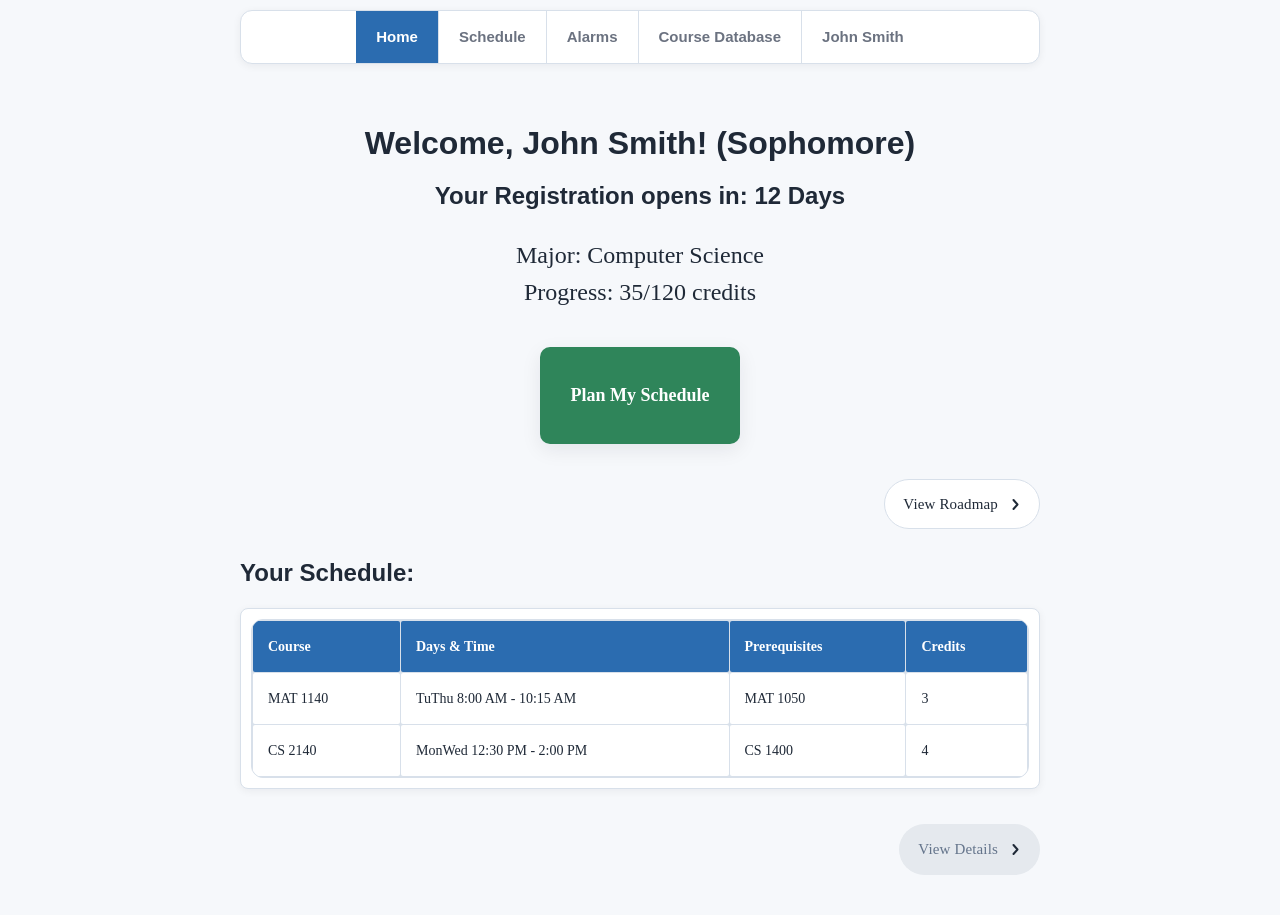
<file: index.html>
<!doctype html>
<html lang="en-US">
  <head>
    <meta charset="utf-8" />
    <link href="https://cdn.jsdelivr.net/npm/bootstrap@5.3.3/dist/css/bootstrap.min.css" rel="stylesheet">
    <link rel="stylesheet" href="style.css" />
    <script src="functions.js" defer></script>
    <title>Home</title>
  </head>

  <body>
    <nav>
      <ul class="nav-list" id="nav-dropdown">
        <li><a href="index.html" class="nav-button active">Home</a></li>
        <li><a href="schedule.html" class="nav-button">Schedule</a></li>
        <li><a href="alarms.html" class="nav-button">Alarms</a></li>
        <li><a href="course-database.html" class="nav-button">Course Database</a></li>
        <li id="profile-list"><a href="user-profile.html" class="nav-button">John Smith</a></li>
      </ul>
    </nav>

    <main class="page">
      <div class="user-info">
        <h1>Welcome, John Smith! (Sophomore)</h1>
        <h3>Your Registration opens in: 12 Days</h3>
      </div>

      <div class="user-info">
        <h4>Major: Computer Science</h4>
        <h4>Progress: 35/120 credits</h4>
      </div>

      <a href="course-database.html" class="schedule-button fw-bold">Plan My Schedule</a>

      <a href="course-roadmap.html" class="arrow-button">
        View Roadmap
        <span class="btn-icon">
          <svg viewBox="0 0 13 13"><polyline points="5.5,2 9.5,6.5 5.5,11"/></svg>
        </span>
      </a>

      <section class="schedule-home">
        <h3>Your Schedule:</h3>
        <div class="schedule-box">
          
          <table id="saved-courses-table">
            <thead>
              <tr class="table-header">
                <th>Course</th>
                <th>Days &amp; Time</th>
                <th>Prerequisites</th>
                <th>Credits</th>
              </tr>
            </thead>
            <tbody id="saved-courses-body">
              <tr class="table-data">
                <td>MAT 1140</td>
                <td>TuThu 8:00 AM - 10:15 AM</td>
                <td>MAT 1050</td>
                <td>3</td>
              </tr>
              <tr class="table-data">
                <td>CS 2140</td>
                <td>MonWed 12:30 PM - 2:00 PM</td>
                <td>CS 1400</td>
                <td>4</td>
              </tr>
            </tbody>
          </table>

        </div>
      </section>

      <button class="arrow-button details-button" disabled>
        View Details
        <span class="btn-icon">
          <svg viewBox="0 0 13 13"><polyline points="5.5,2 9.5,6.5 5.5,11"/></svg>
        </span>
      </button>
    </main>

    <script src="https://cdn.jsdelivr.net/npm/bootstrap@5.3.3/dist/js/bootstrap.bundle.min.js"></script>
  </body>
</html>
</file>
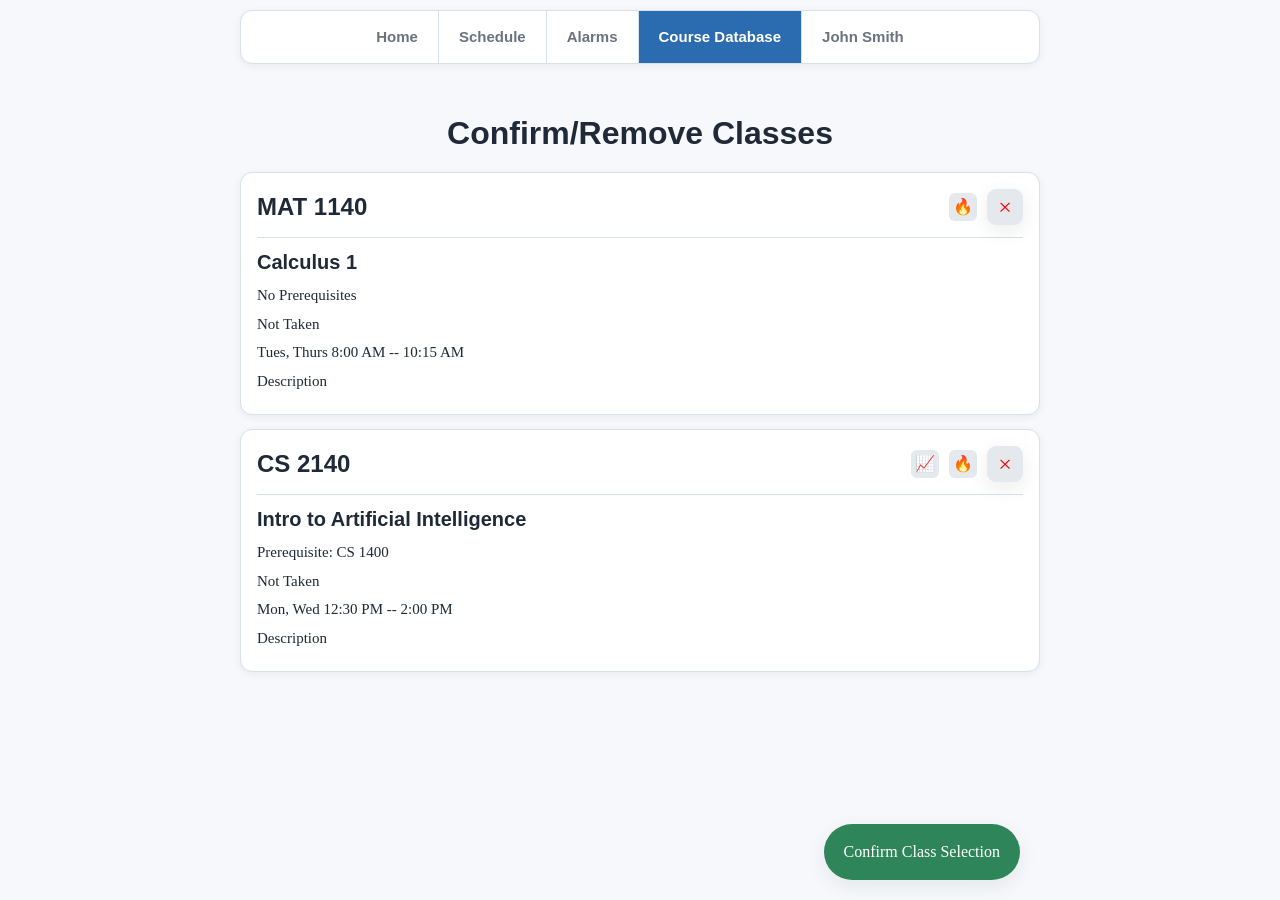
<file: course-confirm.html>
<!doctype html>
<html lang="en-US">
  <head>
    <meta charset="utf-8" />
    <!-- Bootstrap CSS -->
    <link
      href="https://cdn.jsdelivr.net/npm/bootstrap@5.3.3/dist/css/bootstrap.min.css"
      rel="stylesheet"
    />
    <link rel="stylesheet" href="style.css" />
    <script src="functions.js" defer></script>
    <title>Home</title>
  </head>
  <body>
    <nav>
      <ul>
        <li><a href="index.html" class="nav-button">Home</a></li>
        <li><a href="schedule.html" class="nav-button">Schedule</a></li>
        <li><a href="alarms.html" class="nav-button">Alarms</a></li>
        <li>
          <a href="course-database.html" class="nav-button active"
            >Course Database</a
          >
        </li>
        <li id="profile-list">
          <a href="user-profile.html" class="nav-button">John Smith</a>
        </li>
      </ul>
    </nav>

    <main class="page">
      <div class="screen-title">
        <h1>Confirm/Remove Classes</h1>
      </div>

      <div class="course-card">
        <div class="course-card-header">
          <div class="course-card-title-group">
            <h2 class="course-name">MAT 1140</h2>
          </div>

          <div class="course-card-icons">
            <span class="icon-wrapper">
              <span class="course-icon">🔥</span>
              <span class="icon-tooltip">Popular Professor</span>
            </span>

            <span class="icon-wrapper">
              <button class="remove-class-button" onclick="toggleRemove(this)">
                ×
              </button>
              <span class="icon-tooltip"
                >Removes class from schedule once confirmed</span
              >
            </span>
          </div>
        </div>

        <div class="course-card-divider"></div>

        <div class="course-card-details">
          <h3>Calculus 1</h3>
          <p>No Prerequisites</p>
          <p>Not Taken</p>
          <p>Tues, Thurs 8:00 AM -- 10:15 AM</p>
          <p>Description</p>
        </div>
      </div>

      <div class="course-card">
        <div class="course-card-header">
          <div class="course-card-title-group">
            <h2 class="course-name">CS 2140</h2>
          </div>

          <div class="course-card-icons">
            <span class="icon-wrapper">
              <span class="course-icon">📈</span>
              <span class="icon-tooltip">Currently Saved/Added: 100</span>
            </span>

            <span class="icon-wrapper">
              <span class="course-icon">🔥</span>
              <span class="icon-tooltip">Popular Professor</span>
            </span>

            <span class="icon-wrapper">
              <button class="remove-class-button" onclick="toggleRemove(this)">
                ×
              </button>
              <span class="icon-tooltip"
                >Removes class from schedule once confirmed</span
              >
            </span>
          </div>
        </div>

        <div class="course-card-divider"></div>

        <div class="course-card-details">
              <h3>Intro to Artificial Intelligence</h3>
              <p>Prerequisite: CS 1400</p>
              <p>Not Taken</p>
              <p>Mon, Wed 12:30 PM -- 2:00 PM </p>
              <p>Description</p>
        </div>
      </div>

      <a href="schedule.html" class="add-courses-button">
        Confirm Class Selection
      </a>
    </main>
    <!-- Bootstrap JS -->
    <script src="https://cdn.jsdelivr.net/npm/bootstrap@5.3.3/dist/js/bootstrap.bundle.min.js"></script>
  </body>
</html>
</file>
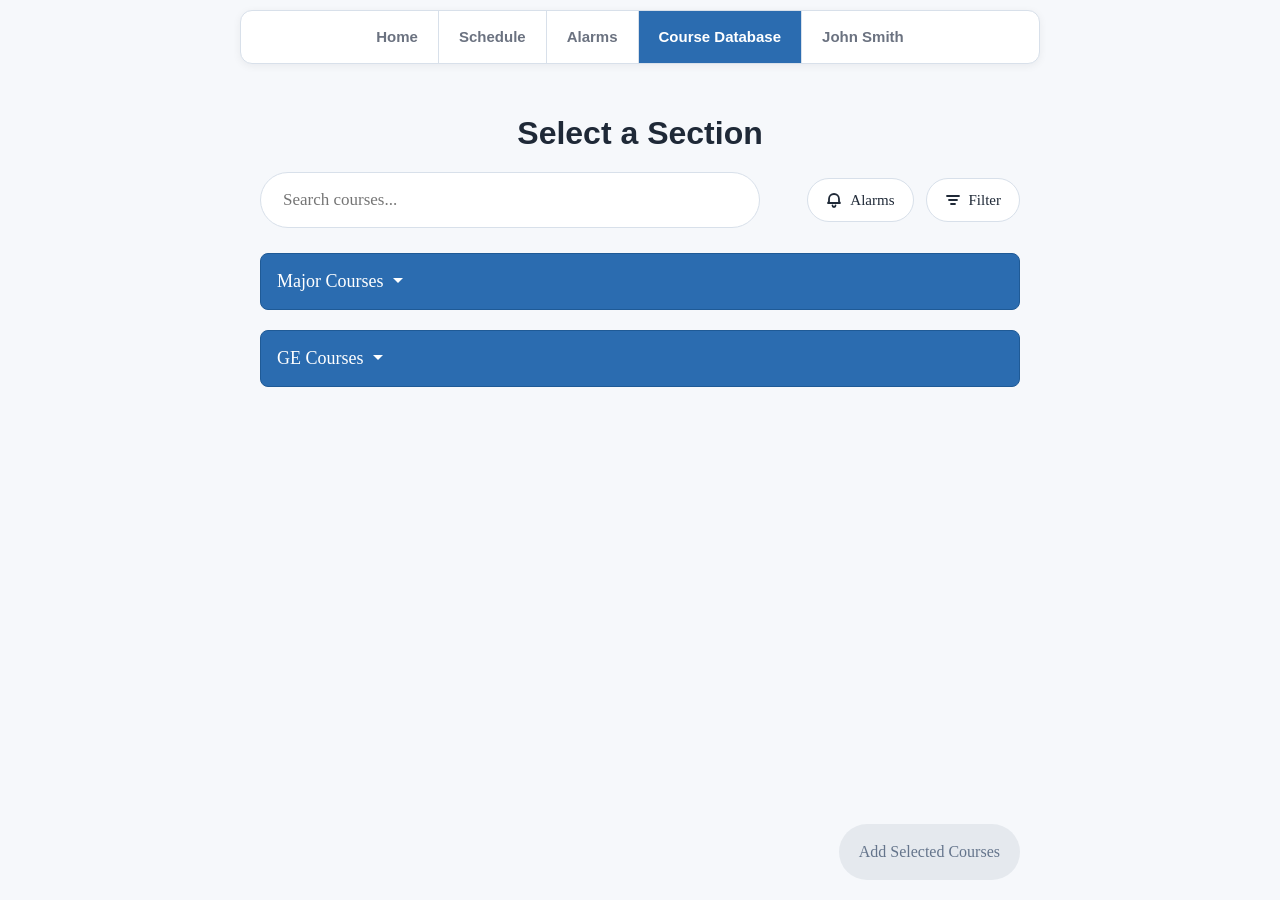
<file: course-database.html>
<!doctype html>
<html lang="en-US">
  <head>
    <meta charset="utf-8" />
    <link
      href="https://cdn.jsdelivr.net/npm/bootstrap@5.3.3/dist/css/bootstrap.min.css"
      rel="stylesheet"
    />
    <link rel="stylesheet" href="style.css" />
    <script src="functions.js" defer></script>
    <title>Course Database</title>
  </head>
  <body>
    <nav>
      <ul>
        <li><a href="index.html" class="nav-button">Home</a></li>
        <li><a href="schedule.html" class="nav-button">Schedule</a></li>
        <li><a href="alarms.html" class="nav-button">Alarms</a></li>
        <li>
          <a href="course-database.html" class="nav-button active"
            >Course Database</a
          >
        </li>
        <li id="profile-list">
          <a href="user-profile.html" class="nav-button">John Smith</a>
        </li>
      </ul>
    </nav>

    <main class="page">
      <div class="screen-title">
        <h1>Select a Section</h1>
      </div>

      <div class="screen-body-container">
        <div class="course-db-topbar">
          <input
            type="text"
            id="course-search"
            class="course-search-bar"
            placeholder="Search courses..."
          />

          <div class="course-db-buttons">
            <a href="alarms.html" class="alarm-button">
              <svg
                width="16"
                height="16"
                viewBox="0 0 16 16"
                fill="none"
                stroke="currentColor"
                stroke-width="1.8"
                stroke-linecap="round"
                stroke-linejoin="round"
              >
                <path
                  d="M8 2a5 5 0 0 1 5 5v2.5l1 1.5H2l1-1.5V7a5 5 0 0 1 5-5z"
                />
                <path d="M6.5 13.5a1.5 1.5 0 0 0 3 0" />
              </svg>
              Alarms
            </a>
            <button
              class="filter-button"
              type="button"
              onclick="openFilterScreen()"
            >
              <svg
                width="16"
                height="16"
                viewBox="0 0 16 16"
                fill="none"
                stroke="currentColor"
                stroke-width="1.8"
                stroke-linecap="round"
                stroke-linejoin="round"
              >
                <line x1="2" y1="4" x2="14" y2="4" />
                <line x1="4" y1="8" x2="12" y2="8" />
                <line x1="6" y1="12" x2="10" y2="12" />
              </svg>
              Filter
            </button>
          </div>
        </div>

        <div class="course-dropdown">
          <button
            class="dropdown-toggle"
            onclick="toggleDropdown('major-dropdown')"
          >
            Major Courses
          </button>

          <div class="dropdown-content" id="major-dropdown">
            <div class="course-card">
              <div class="course-card-header">
                <div class="course-card-title-group">
                  <input type="checkbox" class="course-select-box" />
                  <h2 class="course-name">MAT 1140</h2>
                </div>
                <div class="course-card-icons">
                  <span class="icon-wrapper">
                    <span class="course-icon">
                      <svg
                        width="16"
                        height="16"
                        viewBox="0 0 16 16"
                        fill="none"
                        stroke="currentColor"
                        stroke-width="1.8"
                        stroke-linecap="round"
                        stroke-linejoin="round"
                      >
                        <polyline points="2,11 6,7 9,9 14,4" />
                        <polyline points="11,4 14,4 14,7" />
                      </svg>
                    </span>
                    <span class="icon-tooltip">Currently Saved/Added: 150</span>
                  </span>
                  <span class="icon-wrapper">
                    <button
                      class="backup-button"
                      type="button"
                      onclick="toggleBackup(this)"
                    >
                      <svg
                        width="16"
                        height="16"
                        viewBox="0 0 16 16"
                        fill="none"
                        stroke="currentColor"
                        stroke-width="1.8"
                        stroke-linecap="round"
                        stroke-linejoin="round"
                      >
                        <path
                          d="M3 2h7l3 3v9a1 1 0 0 1-1 1H3a1 1 0 0 1-1-1V3a1 1 0 0 1 1-1z"
                        />
                        <polyline points="9,2 9,5 13,5" />
                        <line x1="8" y1="8" x2="8" y2="12" />
                        <line x1="6" y1="10" x2="10" y2="10" />
                      </svg>
                    </button>
                    <span class="icon-tooltip"
                      >Save as backup class: backup classes added to cart when
                      same class you applied for is full.</span
                    >
                  </span>
                </div>
              </div>
              <div class="course-card-divider"></div>
              <div class="course-card-details">
                <h3>Calculus 1</h3>
                <p>No Prerequisites</p>
                <p>Not Taken</p>
                <p>Tues, Thurs 8:00 AM -- 10:15 AM</p>
                <p>Description</p>
              </div>
            </div>

            <div class="course-card">
              <div class="course-card-header">
                <div class="course-card-title-group">
                  <input type="checkbox" class="course-select-box" />
                  <h2 class="course-name">CS 2140</h2>
                </div>
                <div class="course-card-icons">
                  <span class="icon-wrapper">
                    <span class="course-icon">
                      <svg
                        width="16"
                        height="16"
                        viewBox="0 0 16 16"
                        fill="none"
                        stroke="currentColor"
                        stroke-width="1.8"
                        stroke-linecap="round"
                        stroke-linejoin="round"
                      >
                        <polyline points="2,11 6,7 9,9 14,4" />
                        <polyline points="11,4 14,4 14,7" />
                      </svg>
                    </span>
                    <span class="icon-tooltip">Currently Saved/Added: 100</span>
                  </span>
                  <span class="icon-wrapper">
                    <span class="course-icon course-icon--hot">
                      <svg
                        width="16"
                        height="16"
                        viewBox="0 0 16 16"
                        fill="none"
                        stroke="currentColor"
                        stroke-width="1.8"
                        stroke-linecap="round"
                        stroke-linejoin="round"
                      >
                        <path d="M8 2c0 2-2 3-2 5a2 2 0 0 0 4 0c0-2-2-3-2-5z" />
                        <path
                          d="M5 9c-1.5.5-2 1.5-2 2.5A3.5 3.5 0 0 0 8 15a3.5 3.5 0 0 0 5-3.5c0-1-.5-2-2-2.5"
                        />
                      </svg>
                    </span>
                    <span class="icon-tooltip">Popular Professor</span>
                  </span>
                  <span class="icon-wrapper">
                    <button
                      class="backup-button"
                      type="button"
                      onclick="toggleBackup(this)"
                    >
                      <svg
                        width="16"
                        height="16"
                        viewBox="0 0 16 16"
                        fill="none"
                        stroke="currentColor"
                        stroke-width="1.8"
                        stroke-linecap="round"
                        stroke-linejoin="round"
                      >
                        <path
                          d="M3 2h7l3 3v9a1 1 0 0 1-1 1H3a1 1 0 0 1-1-1V3a1 1 0 0 1 1-1z"
                        />
                        <polyline points="9,2 9,5 13,5" />
                        <line x1="8" y1="8" x2="8" y2="12" />
                        <line x1="6" y1="10" x2="10" y2="10" />
                      </svg>
                    </button>
                    <span class="icon-tooltip"
                      >Save as backup class: backup classes added to cart when
                      same class you applied for is full.</span
                    >
                  </span>
                </div>
              </div>
              <div class="course-card-divider"></div>
              <div class="course-card-details">
                <h3>Intro to Artificial Intelligence</h3>
                <p>Prerequisite: CS 1400</p>
                <p>Not Taken</p>
                <p>Mon, Wed 12:30 PM -- 2:00 PM </p>
                <p>Description</p>
              </div>
            </div>
          </div>
        </div>

        <div class="course-dropdown">
          <button
            class="dropdown-toggle"
            onclick="toggleDropdown('ge-dropdown')"
          >
            GE Courses
          </button>

          <div class="dropdown-content" id="ge-dropdown">
            <div class="course-card">
              <div class="course-card-header">
                <div class="course-card-title-group">
                  <input type="checkbox" class="course-select-box" />
                  <h2 class="course-name">HST 2201</h2>
                </div>
                <div class="course-card-icons">
                  <span class="icon-wrapper">
                    <button
                      class="backup-button"
                      type="button"
                      onclick="toggleBackup(this)"
                    >
                      <svg
                        width="16"
                        height="16"
                        viewBox="0 0 16 16"
                        fill="none"
                        stroke="currentColor"
                        stroke-width="1.8"
                        stroke-linecap="round"
                        stroke-linejoin="round"
                      >
                        <path
                          d="M3 2h7l3 3v9a1 1 0 0 1-1 1H3a1 1 0 0 1-1-1V3a1 1 0 0 1 1-1z"
                        />
                        <polyline points="9,2 9,5 13,5" />
                        <line x1="8" y1="8" x2="8" y2="12" />
                        <line x1="6" y1="10" x2="10" y2="10" />
                      </svg>
                    </button>
                    <span class="icon-tooltip"
                      >Save as backup class: backup classes added to cart when
                      same class you applied for is full.</span
                    >
                  </span>
                </div>
              </div>
              <div class="course-card-divider"></div>
              <div class="course-card-details">
                <h3>US History to 1877</h3>
                <p>No Prerequisites</p>
                <p>Not Taken</p>
                <p>Mon, Wed 4:00 PM -- 5:15 PM</p>
                <p>Fulfills GE Area D2</p>
              </div>
            </div>

            <div class="course-card">
              <div class="course-card-header">
                <div class="course-card-title-group">
                  <input type="checkbox" class="course-select-box" />
                  <h2 class="course-name">MU 1000</h2>
                </div>
                <div class="course-card-icons">
                  <span class="icon-wrapper">
                    <span class="course-icon course-icon--hot">
                      <svg
                        width="16"
                        height="16"
                        viewBox="0 0 16 16"
                        fill="none"
                        stroke="currentColor"
                        stroke-width="1.8"
                        stroke-linecap="round"
                        stroke-linejoin="round"
                      >
                        <path d="M8 2c0 2-2 3-2 5a2 2 0 0 0 4 0c0-2-2-3-2-5z" />
                        <path
                          d="M5 9c-1.5.5-2 1.5-2 2.5A3.5 3.5 0 0 0 8 15a3.5 3.5 0 0 0 5-3.5c0-1-.5-2-2-2.5"
                        />
                      </svg>
                    </span>
                    <span class="icon-tooltip">Popular Professor</span>
                  </span>
                  <span class="icon-wrapper">
                    <button
                      class="backup-button"
                      type="button"
                      onclick="toggleBackup(this)"
                    >
                      <svg
                        width="16"
                        height="16"
                        viewBox="0 0 16 16"
                        fill="none"
                        stroke="currentColor"
                        stroke-width="1.8"
                        stroke-linecap="round"
                        stroke-linejoin="round"
                      >
                        <path
                          d="M3 2h7l3 3v9a1 1 0 0 1-1 1H3a1 1 0 0 1-1-1V3a1 1 0 0 1 1-1z"
                        />
                        <polyline points="9,2 9,5 13,5" />
                        <line x1="8" y1="8" x2="8" y2="12" />
                        <line x1="6" y1="10" x2="10" y2="10" />
                      </svg>
                    </button>
                    <span class="icon-tooltip"
                      >Save as backup class: backup classes added to cart when
                      same class you applied for is full.</span
                    >
                  </span>
                </div>
              </div>
              <div class="course-card-divider"></div>
              <div class="course-card-details">
                <h3>Intro to Music</h3>
                <p>No Prerequisites</p>
                <p>Not Taken</p>
                <p>Fully Asynchronus</p>
                <p>Fulfills GE Area C3</p>
              </div>
            </div>
          </div>
        </div>
      </div>

      <button id="add-courses-button" class="add-courses-button" disabled>
        Add Selected Courses
      </button>
    </main>

    <div id="filter-screen" class="screen-overlay">
      <div class="filter-screen">
        <div class="filter-screen-header">
          <h2>Filter Courses</h2>
          <button
            class="screen-close-button"
            type="button"
            onclick="closeFilterScreen()"
          >
            ×
          </button>
        </div>

        <section class="filter-section">
          <h3>Tags</h3>
          <label><input type="checkbox" /> Popular Class</label>
          <label><input type="checkbox" /> Popular Professor</label>
        </section>

        <section class="filter-section">
          <h3>Availability</h3>
          <label><input type="checkbox" /> Open Sections</label>
          <label><input type="checkbox" /> No Waitlist</label>
          <label><input type="checkbox" /> Open Waitlist</label>
          <label><input type="checkbox" /> Backup Friendly</label>
        </section>

        <section class="filter-section">
          <h3>Schedule</h3>
          <label
            ><input type="checkbox" /> Morning Classes: 8:00 AM - 11:45
            AM</label
          >
          <label
            ><input type="checkbox" /> Afternoon Classes: 12:00 PM - 5:00
            PM</label
          >
          <label
            ><input type="checkbox" /> Night Classes: 5:15 PM - 8:00 PM</label
          >
          <label><input type="checkbox" /> Mon, Wed, Fri</label>
          <label><input type="checkbox" /> Mon, Wed</label>
          <label><input type="checkbox" /> Tues, Thurs</label>
          <label><input type="checkbox" /> One Day Classes</label>
          <label><input type="checkbox" /> Weekend Classes</label>
        </section>

        <button
          class="filter-confirm-button"
          type="button"
          onclick="closeFilterScreen()"
        >
          Apply Filters
        </button>
      </div>
    </div>

    <script src="https://cdn.jsdelivr.net/npm/bootstrap@5.3.3/dist/js/bootstrap.bundle.min.js"></script>
  </body>
</html>
</file>
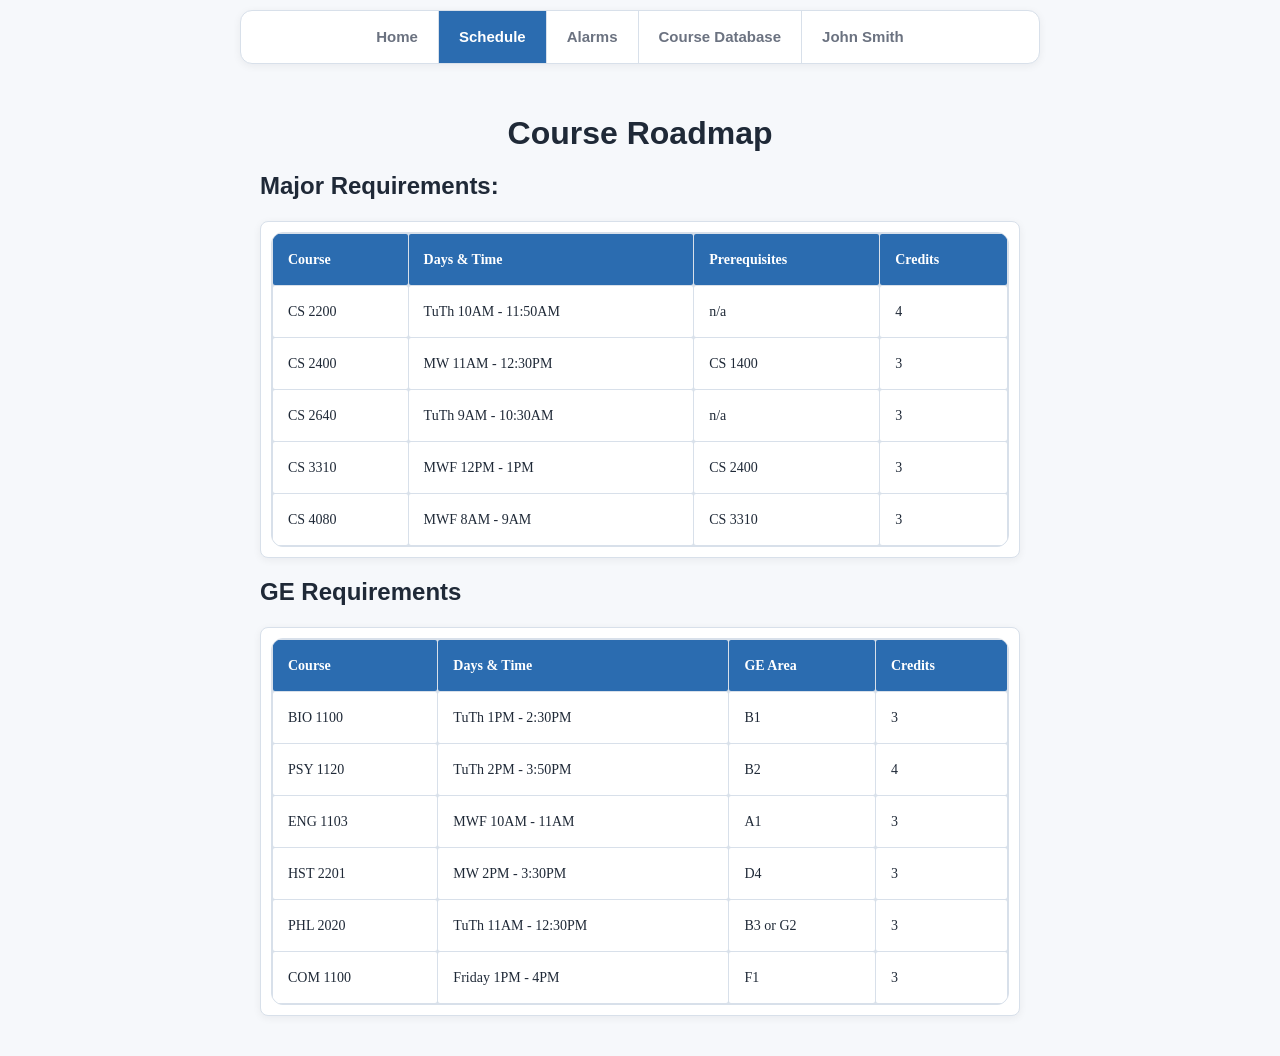
<file: course-roadmap.html>
<!doctype html>
<html lang="en-US">
  <head>
    <meta charset="utf-8" />
    <!-- Bootstrap CSS -->
    <link href="https://cdn.jsdelivr.net/npm/bootstrap@5.3.3/dist/css/bootstrap.min.css" rel="stylesheet">
    <link rel="stylesheet" href="style.css" />
    <script src="functions.js" defer></script>
    <title>Course Roadmap</title>
  </head>
  <body>
    <nav>
      <ul>
        <li><a href="index.html" class="nav-button">Home</a></li>
        <li><a href="schedule.html" class="nav-button active">Schedule</a></li>
        <li><a href="alarms.html" class="nav-button">Alarms</a></li>
        <li><a href="course-database.html" class="nav-button">Course Database</a></li>
        <li id="profile-list"><a href="user-profile.html" class="nav-button">John Smith</a></li>
      </ul>
    </nav>

    <main class="page">
      <div class="screen-title">
        <h1>Course Roadmap</h1>
      </div>

      <div class="screen-body-container">
        <h3>Major Requirements:</h3>
        <div class="courses-box" id="major-courses-box">
          
          <table id="saved-courses-table">
            <thead>
              <tr class="table-header">
                <th>Course</th>
                <th>Days &amp; Time</th>
                <th>Prerequisites</th>
                <th>Credits</th>
              </tr>
            </thead>
            <tbody id="saved-courses-body">
              <tr class="table-data">
                <td>CS 2200</td>
                <td>TuTh 10AM - 11:50AM</td>
                <td>n/a</td>
                <td>4</td>
              </tr>
              <tr class="table-data">
                <td>CS 2400</td>
                <td>MW 11AM - 12:30PM</td>
                <td>CS 1400</td>
                <td>3</td>
              </tr>
              <tr class="table-data">
                <td>CS 2640</td>
                <td>TuTh 9AM - 10:30AM</td>
                <td>n/a</td>
                <td>3</td>
              </tr>
              <tr class="table-data">
                <td>CS 3310</td>
                <td>MWF 12PM - 1PM</td>
                <td>CS 2400</td>
                <td>3</td>
              </tr>
              <tr class="table-data">
                <td>CS 4080</td>
                <td>MWF 8AM - 9AM</td>
                <td>CS 3310</td>
                <td>3</td>
              </tr>
            </tbody>
          </table>

        </div>

        <h3>GE Requirements</h3>
        <div class="courses-box" id="ge-courses-box">
          
          <table id="saved-courses-table">
            <thead>
              <tr class="table-header">
                <th>Course</th>
                <th>Days &amp; Time</th>
                <th>GE Area</th>
                <th>Credits</th>
              </tr>
            </thead>
            <tbody id="saved-courses-body">
              <tr class="table-data">
                <td>BIO 1100</td>
                <td>TuTh 1PM - 2:30PM</td>
                <td>B1</td>
                <td>3</td>
              </tr>
              <tr class="table-data">
                <td>PSY 1120</td>
                <td>TuTh 2PM - 3:50PM</td>
                <td>B2</td>
                <td>4</td>
              </tr>
              <tr class="table-data">
                <td>ENG 1103</td>
                <td>MWF 10AM - 11AM</td>
                <td>A1</td>
                <td>3</td>
              </tr>
              <tr class="table-data">
                <td>HST 2201</td>
                <td>MW 2PM - 3:30PM</td>
                <td>D4</td>
                <td>3</td>
              </tr>
              <tr class="table-data">
                <td>PHL 2020</td>
                <td>TuTh 11AM - 12:30PM</td>
                <td>B3 or G2 </td>
                <td>3</td>
              </tr>
              <tr class="table-data">
                <td>COM 1100</td>
                <td>Friday 1PM - 4PM</td>
                <td>F1</td>
                <td>3</td>
              </tr>
            </tbody>
          </table>

        </div>
      </div>
    </main>
    <!-- Bootstrap JS -->
    <script src="https://cdn.jsdelivr.net/npm/bootstrap@5.3.3/dist/js/bootstrap.bundle.min.js"></script>
  </body>
</html>
</file>
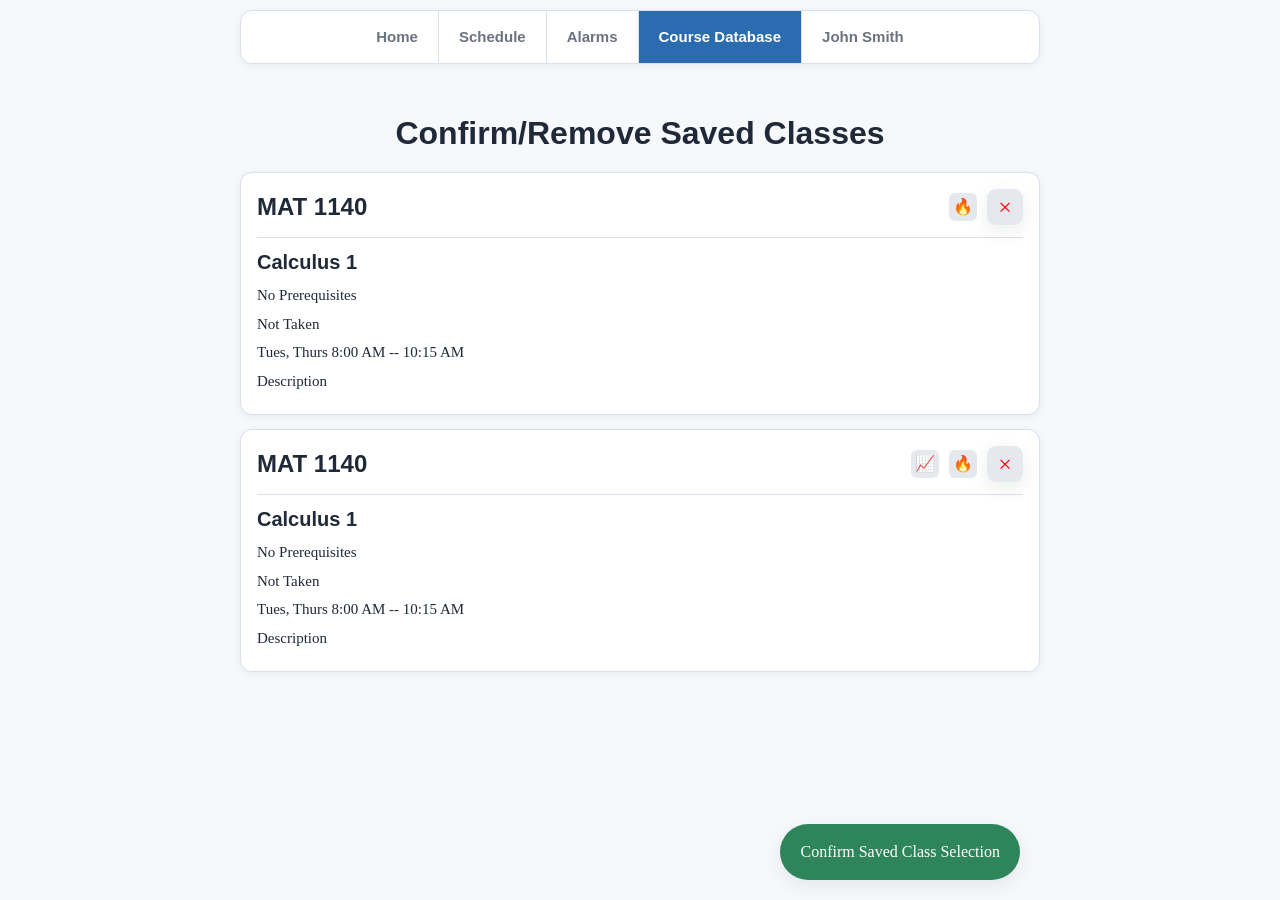
<file: saved-confirm.html>
<!doctype html>
<html lang="en-US">
  <head>
    <meta charset="utf-8" />
    <!-- Bootstrap CSS -->
    <link
      href="https://cdn.jsdelivr.net/npm/bootstrap@5.3.3/dist/css/bootstrap.min.css"
      rel="stylesheet"
    />
    <link rel="stylesheet" href="style.css" />
    <script src="functions.js" defer></script>
    <title>Home</title>
  </head>
  <body>
    <nav>
      <ul>
        <li><a href="index.html" class="nav-button">Home</a></li>
        <li><a href="schedule.html" class="nav-button">Schedule</a></li>
        <li><a href="alarms.html" class="nav-button">Alarms</a></li>
        <li>
          <a href="course-database.html" class="nav-button active"
            >Course Database</a
          >
        </li>
        <li id="profile-list">
          <a href="user-profile.html" class="nav-button">John Smith</a>
        </li>
      </ul>
    </nav>

    <main class="page">
      <div class="screen-title">
        <h1>Confirm/Remove Saved Classes</h1>
      </div>

      <div class="course-card">
        <div class="course-card-header">
          <div class="course-card-title-group">
            <h2 class="course-name">MAT 1140</h2>
          </div>

          <div class="course-card-icons">
            <span class="icon-wrapper">
              <span class="course-icon">🔥</span>
              <span class="icon-tooltip">Popular Professor</span>
            </span>

            <span class="icon-wrapper">
              <button class="remove-class-button" onclick="toggleRemove(this)">
                ×
              </button>
              <span class="icon-tooltip"
                >Removes class from schedule once confirmed</span
              >
            </span>
          </div>
        </div>

        <div class="course-card-divider"></div>

        <div class="course-card-details">
          <h3>Calculus 1</h3>
          <p>No Prerequisites</p>
          <p>Not Taken</p>
          <p>Tues, Thurs 8:00 AM -- 10:15 AM</p>
          <p>Description</p>
        </div>
      </div>

      <div class="course-card">
        <div class="course-card-header">
          <div class="course-card-title-group">
            <h2 class="course-name">MAT 1140</h2>
          </div>

          <div class="course-card-icons">
            <span class="icon-wrapper">
              <span class="course-icon">📈</span>
              <span class="icon-tooltip">Currently Saved/Added: 100</span>
            </span>

            <span class="icon-wrapper">
              <span class="course-icon">🔥</span>
              <span class="icon-tooltip">Popular Professor</span>
            </span>

            <span class="icon-wrapper">
              <button class="remove-class-button" onclick="toggleRemove(this)">
                ×
              </button>
              <span class="icon-tooltip"
                >Removes class from schedule once confirmed</span
              >
            </span>
          </div>
        </div>

        <div class="course-card-divider"></div>

        <div class="course-card-details">
          <h3>Calculus 1</h3>
          <p>No Prerequisites</p>
          <p>Not Taken</p>
          <p>Tues, Thurs 8:00 AM -- 10:15 AM</p>
          <p>Description</p>
        </div>
      </div>

      <a href="savedcourses.html" class="add-courses-button">
        Confirm Saved Class Selection
      </a>
    </main>
    <!-- Bootstrap JS -->
    <script src="https://cdn.jsdelivr.net/npm/bootstrap@5.3.3/dist/js/bootstrap.bundle.min.js"></script>
  </body>
</html>
</file>
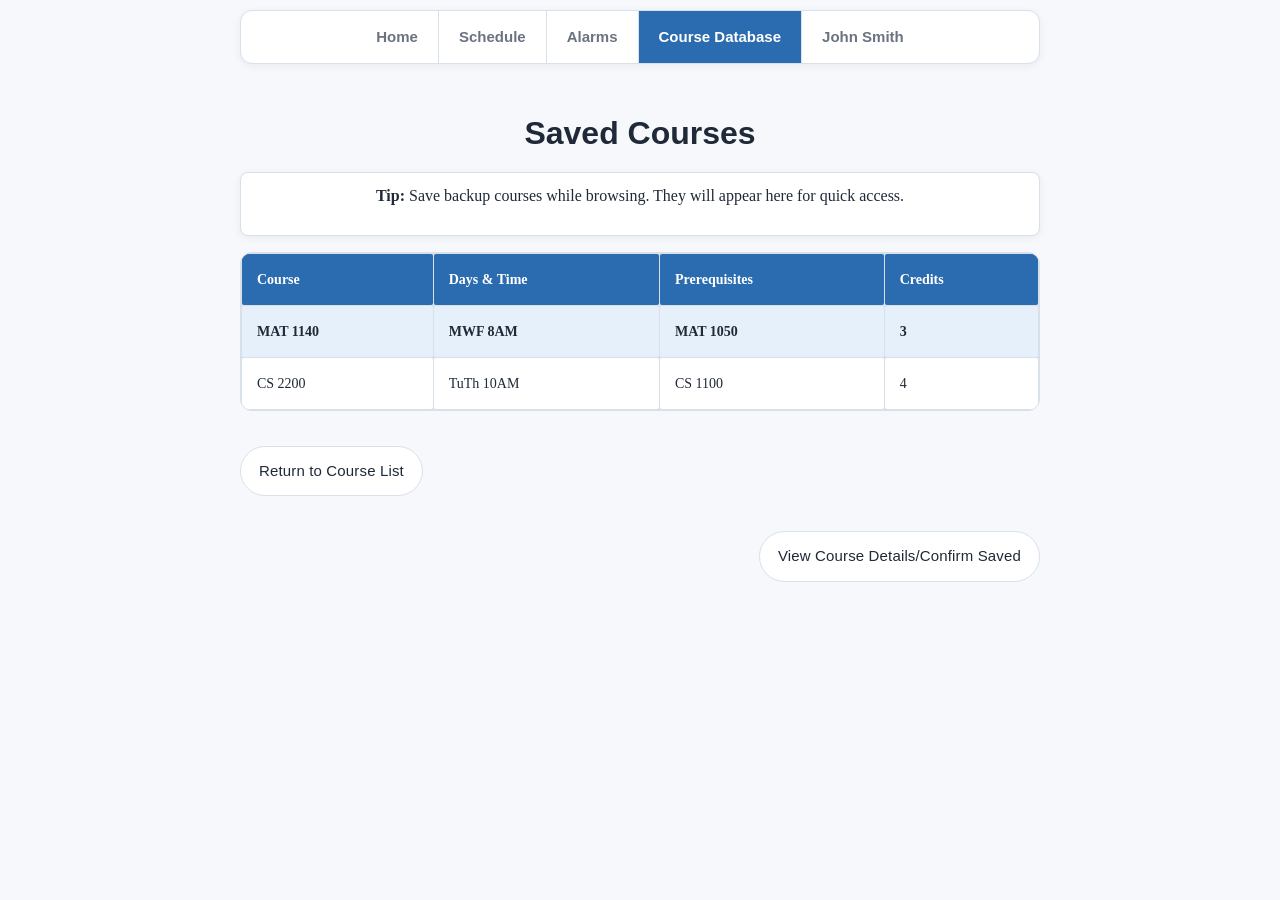
<file: savedcourses.html>
<!doctype html>
<html lang="en-US">
  <head>
    <meta charset="utf-8" />
    <!-- Bootstrap CSS -->
    <link href="https://cdn.jsdelivr.net/npm/bootstrap@5.3.3/dist/css/bootstrap.min.css" rel="stylesheet">
    <meta name="viewport" content="width=device-width, initial-scale=1.0" />
    <link rel="stylesheet" href="style.css" />
    <script src="functions.js" defer></script>
    <title>Saved Courses | Roadmap</title>
  </head>

  <body>
    <!-- Main Navigation -->
    <nav>
      <ul>
        <li><a href="index.html" class="nav-button">Home</a></li>
        <li><a href="schedule.html" class="nav-button">Schedule</a></li>
        <li><a href="alarms.html" class="nav-button">Alarms</a></li>
        <li><a href="course-database.html" class="nav-button active">Course Database</a></li>
        <li id="profile-list"><a href="user-profile.html" class="nav-button">John Smith</a></li>
      </ul>
    </nav>

    <main class="page">
      <header class="screen-title">
        <h1>Saved Courses</h1>
        <section class="info-box">
          <p>
            <strong>Tip:</strong> Save backup courses while browsing. They will
            appear here for quick access.
          </p>
        </section>
      </header>

      <!-- Course Selection Table -->
      <section class="content-section">
        <table id="saved-courses-table">
          <thead>
            <tr class="table-header">
              <th>Course</th>
              <th>Days &amp; Time</th>
              <th>Prerequisites</th>
              <th>Credits</th>
            </tr>
          </thead>
          <tbody id="saved-courses-body">
            <tr class="table-data selected" onclick="selectRow(this)">
              <td>MAT 1140</td>
              <td>MWF 8AM</td>
              <td>MAT 1050</td>
              <td>3</td>
            </tr>
            <tr class="table-data" onclick="selectRow(this)">
              <td>CS 2200</td>
              <td>TuTh 10AM</td>
              <td>CS 1100</td>
              <td>4</td>
            </tr>
          </tbody>
        </table>
      </section>

      <!-- Action Footer -->
      <footer class="schedule-menu-wrapper">
        <nav class="schedule-menu-saved" id="schedule-menu">
          <div class="menu-left">
            <button
              type="button"
              class="arrow-button-back"
              onclick="location.href = 'course-database.html'"
            >
              Return to Course List
            </button>
          </div>

          <div class="menu-right">
            <a
              href="saved-confirm.html"
              type="button"
              class="arrow-button"
              data-action="view-course"
            >
              View Course Details/Confirm Saved
            </a>
          </div>
        </nav>
      </footer>
    </main>
    <!-- Bootstrap JS -->
    <script src="https://cdn.jsdelivr.net/npm/bootstrap@5.3.3/dist/js/bootstrap.bundle.min.js"></script>
  </body>
</html>
</file>
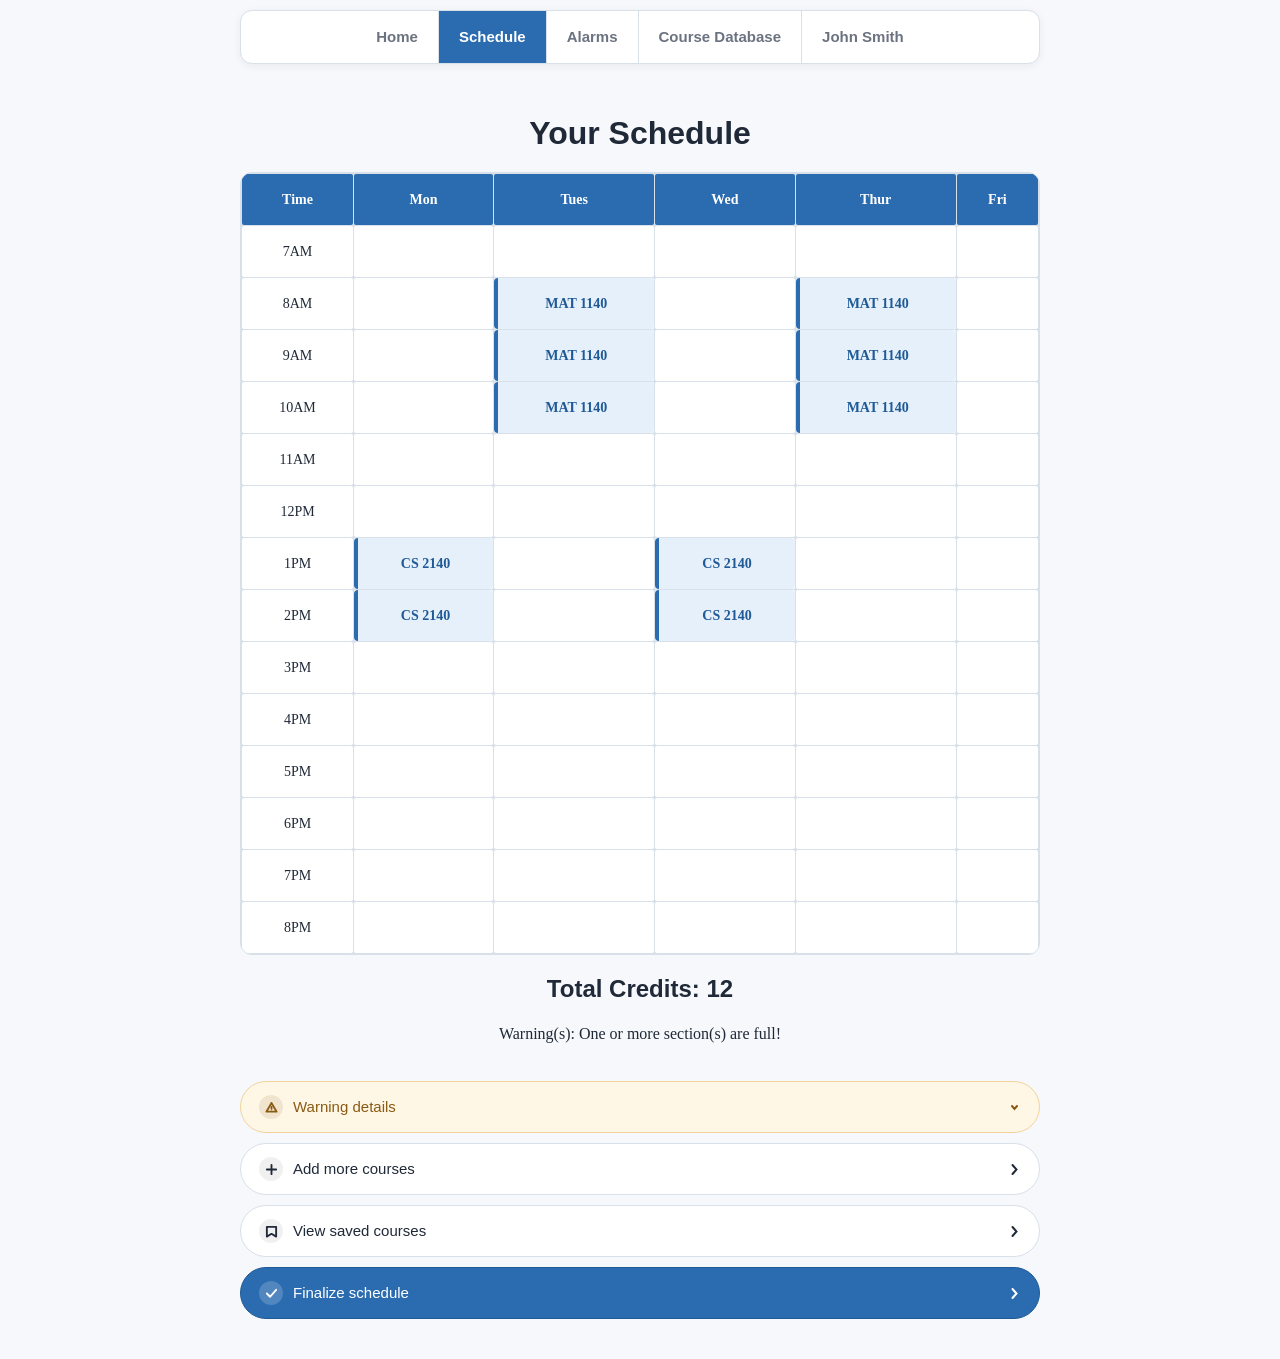
<file: schedule.html>
<!doctype html>
<html lang="en-US">
  <head>
    <meta charset="utf-8" />
    <!-- Bootstrap CSS -->
    <link
      href="https://cdn.jsdelivr.net/npm/bootstrap@5.3.3/dist/css/bootstrap.min.css"
      rel="stylesheet"
    />
    <link rel="stylesheet" href="style.css" />
    <script src="functions.js" defer></script>
    <title>Schedule</title>
  </head>
  <body>
    <nav>
      <ul class="nav-list" id="nav-dropdown">
        <li><a href="index.html" class="nav-button">Home</a></li>
        <li><a href="schedule.html" class="nav-button active">Schedule</a></li>
        <li><a href="alarms.html" class="nav-button">Alarms</a></li>
        <li>
          <a href="course-database.html" class="nav-button">Course Database</a>
        </li>
        <li id="profile-list">
          <a href="user-profile.html" class="nav-button">John Smith</a>
        </li>
      </ul>
    </nav>

    <main class="page">
      <div class="screen-title">
        <h1>Your Schedule</h1>
        <div class="schedule-content">
          <table id="schedule-table">
            <thead>
              <tr class="table-header">
                <th>Time</th>
                <th>Mon</th>
                <th>Tues</th>
                <th>Wed</th>
                <th>Thur</th>
                <th>Fri</th>
              </tr>
            </thead>
            <tbody id="schedule-body">
              <tr class="table-data" data-time="7AM" data-full="false">
                <td class="time-label">7AM</td>
                <td data-day="mon" data-time="7AM"></td>
                <td data-day="tue" data-time="7AM"></td>
                <td data-day="wed" data-time="7AM"></td>
                <td data-day="thu" data-time="7AM"></td>
                <td data-day="fri" data-time="7AM"></td>
              </tr>
              <tr class="table-data" data-time="8AM" data-full="true">
                <td class="time-label">8AM</td>
                <td data-day="mon" data-time="8AM"></td>
                <td data-day="tue" data-time="8AM" data-course="mat1140">
                  <span class="sch-course-card">MAT 1140</span>
                </td>
                <td data-day="wed" data-time="8AM"></td>
                <td data-day="thu" data-time="8AM" data-course="mat1140">
                  <span class="sch-course-card">MAT 1140</span>
                </td>
                <td data-day="fri" data-time="8AM"></td>
              </tr>
              <tr class="table-data" data-time="9AM" data-full="false">
                <td class="time-label">9AM</td>
                <td data-day="mon" data-time="9AM"></td>
                <td data-day="tue" data-time="9AM" data-course="mat1140">
                  <span class="sch-course-card">MAT 1140</span>
                </td>
                <td data-day="wed" data-time="9AM"></td>
                <td data-day="thu" data-time="9AM" data-course="mat1140">
                  <span class="sch-course-card">MAT 1140</span>
                </td>
                <td data-day="fri" data-time="9AM"></td>
              </tr>
              <tr class="table-data" data-time="10AM" data-full="false">
                <td class="time-label">10AM</td>
                <td data-day="mon" data-time="10AM"></td>
                <td data-day="tue" data-time="10AM" data-course="mat1140">
                  <span class="sch-course-card">MAT 1140</span>
                </td>
                <td data-day="wed" data-time="10AM"></td>
                <td data-day="thu" data-time="10AM" data-course="mat1140">
                  <span class="sch-course-card">MAT 1140</span>
                </td>
                <td data-day="fri" data-time="10AM"></td>
              </tr>
              <tr class="table-data" data-time="11AM" data-full="false">
                <td class="time-label">11AM</td>
                <td data-day="mon" data-time="11AM"></td>
                <td data-day="tue" data-time="11AM"></td>
                <td data-day="wed" data-time="11AM"></td>
                <td data-day="thu" data-time="11AM"></td>
                <td data-day="fri" data-time="11AM"></td>
              </tr>
              <tr class="table-data" data-time="12PM" data-full="false">
                <td class="time-label">12PM</td>
                <td data-day="mon" data-time="12PM"></td>
                <td data-day="tue" data-time="12PM"></td>
                <td data-day="wed" data-time="12PM"></td>
                <td data-day="thu" data-time="12PM"></td>
                <td data-day="fri" data-time="12PM"></td>
              </tr>
              <tr class="table-data" data-time="1PM" data-full="false">
                <td class="time-label">1PM</td>
                <td data-day="mon" data-time="1PM" data-course="cs2140">
                  <span class="sch-course-card">CS 2140</span>
                </td>
                <td data-day="tue" data-time="1PM"></td>
                <td data-day="wed" data-time="1PM" data-course="cs2140">
                  <span class="sch-course-card">CS 2140</span>
                </td>
                <td data-day="thu" data-time="1PM"></td>
                <td data-day="fri" data-time="1PM"></td>
              </tr>
              <tr class="table-data" data-time="2PM" data-full="false">
                <td class="time-label">2PM</td>
                <td data-day="mon" data-time="2PM" data-course="cs2140">
                  <span class="sch-course-card">CS 2140</span>
                </td>
                <td data-day="tue" data-time="1PM"></td>
                <td data-day="wed" data-time="2PM" data-course="cs2140">
                  <span class="sch-course-card">CS 2140</span>
                </td>
                <td data-day="thu" data-time="2PM"></td>
                <td data-day="fri" data-time="2PM"></td>
              </tr>
              <tr class="table-data" data-time="3PM" data-full="false">
                <td class="time-label">3PM</td>
                <td data-day="mon" data-time="3PM"></td>
                <td data-day="tue" data-time="3PM"></td>
                <td data-day="wed" data-time="3PM"></td>
                <td data-day="thu" data-time="3PM"></td>
                <td data-day="fri" data-time="3PM"></td>
              </tr>
              <tr class="table-data" data-time="4PM" data-full="false">
                <td class="time-label">4PM</td>
                <td data-day="mon" data-time="4PM"></td>
                <td data-day="tue" data-time="4PM"></td>
                <td data-day="wed" data-time="4PM"></td>
                <td data-day="thu" data-time="4PM"></td>
                <td data-day="fri" data-time="4PM"></td>
              </tr>
              <tr class="table-data" data-time="5PM" data-full="false">
                <td class="time-label">5PM</td>
                <td data-day="mon" data-time="5PM"></td>
                <td data-day="tue" data-time="5PM"></td>
                <td data-day="wed" data-time="5PM"></td>
                <td data-day="thu" data-time="5PM"></td>
                <td data-day="fri" data-time="5PM"></td>
              </tr>
              <tr class="table-data" data-time="6PM" data-full="false">
                <td class="time-label">6PM</td>
                <td data-day="mon" data-time="6PM"></td>
                <td data-day="tue" data-time="6PM"></td>
                <td data-day="wed" data-time="6PM"></td>
                <td data-day="thu" data-time="6PM"></td>
                <td data-day="fri" data-time="6PM"></td>
              </tr>
              <tr class="table-data" data-time="7PM" data-full="false">
                <td class="time-label">7PM</td>
                <td data-day="mon" data-time="7PM"></td>
                <td data-day="tue" data-time="7PM"></td>
                <td data-day="wed" data-time="7PM"></td>
                <td data-day="thu" data-time="7PM"></td>
                <td data-day="fri" data-time="7PM"></td>
              </tr>
              <tr class="table-data" data-time="8PM" data-full="false">
                <td class="time-label">8PM</td>
                <td data-day="mon" data-time="8PM"></td>
                <td data-day="tue" data-time="8PM"></td>
                <td data-day="wed" data-time="8PM"></td>
                <td data-day="thu" data-time="8PM"></td>
                <td data-day="fri" data-time="8PM"></td>
              </tr>
            </tbody>
          </table>

          <div class="sch-content-text">
            <h3 id="credit-count">Total Credits: 12</h3>
            <h6 id="warning-message">
              Warning(s): One or more section(s) are full!
            </h6>
          </div>
        </div>

        <nav class="schedule-menu" id="schedule-menu">
          <button
            type="button"
            class="sched-btn sched-btn--warn"
            onclick="toggleDropdown('warnings-popup')"
          >
            <span class="btn-icon">
              <svg
                viewBox="0 0 14 14"
                width="13"
                height="13"
                stroke="currentColor"
                fill="none"
                stroke-width="2"
                stroke-linecap="round"
                stroke-linejoin="round"
              >
                <path d="M7 2L1.5 11.5h11L7 2z" />
                <line x1="7" y1="6" x2="7" y2="8.5" />
                <circle
                  cx="7"
                  cy="10.5"
                  r="0.5"
                  fill="currentColor"
                  stroke="none"
                />
              </svg>
            </span>
            <span class="btn-label">Warning details</span>
            <svg
              class="btn-chevron"
              viewBox="0 0 13 13"
              width="13"
              height="13"
              fill="none"
              stroke="currentColor"
              stroke-width="2"
              stroke-linecap="round"
            >
              <polyline points="4,5 6.5,8 9,5" />
            </svg>
          </button>

          <div id="warnings-popup" class="toggle-content">
            <p>No warnings at this time.</p>
          </div>

          <a href="course-database.html">
            <button type="button" class="sched-btn" data-action="add-courses">
              <span class="btn-icon">
                <svg
                  viewBox="0 0 14 14"
                  width="13"
                  height="13"
                  stroke="currentColor"
                  fill="none"
                  stroke-width="2"
                  stroke-linecap="round"
                >
                  <line x1="7" y1="2" x2="7" y2="12" />
                  <line x1="2" y1="7" x2="12" y2="7" />
                </svg>
              </span>
              <span class="btn-label">Add more courses</span>
              <svg
                class="btn-chevron"
                viewBox="0 0 13 13"
                width="13"
                height="13"
                fill="none"
                stroke="currentColor"
                stroke-width="2"
                stroke-linecap="round"
              >
                <polyline points="4.5,2 8.5,6.5 4.5,11" />
              </svg>
            </button>
          </a>

          <a href="savedcourses.html">
            <button type="button" class="sched-btn" data-action="saved-courses">
              <span class="btn-icon">
                <svg
                  viewBox="0 0 14 14"
                  width="13"
                  height="13"
                  stroke="currentColor"
                  fill="none"
                  stroke-width="2"
                  stroke-linecap="round"
                  stroke-linejoin="round"
                >
                  <path d="M2 2h10v10.5L7 9.5 2 12.5V2z" />
                </svg>
              </span>
              <span class="btn-label">View saved courses</span>
              <svg
                class="btn-chevron"
                viewBox="0 0 13 13"
                width="13"
                height="13"
                fill="none"
                stroke="currentColor"
                stroke-width="2"
                stroke-linecap="round"
              >
                <polyline points="4.5,2 8.5,6.5 4.5,11" />
              </svg>
            </button>
          </a>

          <a href="">
            <button
              type="button"
              class="sched-btn sched-btn--primary"
              data-action="finalize"
            >
              <span class="btn-icon">
                <svg
                  viewBox="0 0 14 14"
                  width="13"
                  height="13"
                  stroke="currentColor"
                  fill="none"
                  stroke-width="2"
                  stroke-linecap="round"
                  stroke-linejoin="round"
                >
                  <polyline points="2,7 5.5,10.5 12,3" />
                </svg>
              </span>
              <span class="btn-label">Finalize schedule</span>
              <svg
                class="btn-chevron"
                viewBox="0 0 13 13"
                width="13"
                height="13"
                fill="none"
                stroke="currentColor"
                stroke-width="2"
                stroke-linecap="round"
              >
                <polyline points="4.5,2 8.5,6.5 4.5,11" />
              </svg>
            </button>
          </a>
        </nav>
      </div>
    </main>
    <!-- Bootstrap JS -->
    <script src="https://cdn.jsdelivr.net/npm/bootstrap@5.3.3/dist/js/bootstrap.bundle.min.js"></script>
  </body>
</html>
</file>
<file: style.css>
/* ============================================================
   COLOR TOKENS — edit only this block to re-theme the whole app
   ============================================================ */
:root {
  /* Brand */
  --primary:        #2b6cb0;
  --primary-hover:  #1f5a96;
  --primary-soft:   #e6f0fb;
  --primary-on:     #ffffff;

  --success:        #2f855a;
  --success-soft:   #e6f6ee;
  --success-on:     #ffffff;

  --warning:        #b7791f;
  --warning-soft:   #fff7e6;
  --warning-border: #f2d39b;
  --warning-text:   #8a5a12;

  /* Neutrals */
  --bg:             #f6f8fb;
  --surface:        #ffffff;
  --surface-alt:    #e5e9ee;
  --border:         #d8e0ea;
  --text:           #1f2937;
  --text-muted:     #6b7280;
  --text-light:     #94a3b8;
  --text-disabled:  #64748b;

  /* Shadows */
  --shadow:         0 6px 20px rgba(15,23,42,.08);
  --shadow-soft:    0 2px 8px  rgba(15,23,42,.06);
}

/* ============================================================
   RESET & BASE
   ============================================================ */
*, *::before, *::after { box-sizing: border-box; }

body {
  font-family: 'Merriweather', serif;
  display: flex;
  flex-direction: column;
  align-items: stretch;
  min-height: 100vh;
  margin: 0;
  padding: 10px;
  background-color: var(--bg);
  color: var(--text);
}

a { text-decoration: none; }

h1, h2, h3, nav {
  font-family: 'Raleway', sans-serif;
  margin: 20px 0;
  font-weight: bold;
}

h1 { font-size: 32px; }
h3 { font-size: 24px; }

/* ============================================================
   LAYOUT
   ============================================================ */
.nav-wrapper {
  display: flex;
  max-width: 800px;
  max-height: 60px;
  justify-content:right;
}

nav {
  width: 100%;
  max-width: 800px;
  margin: 0 auto;
}

main,
.page {
  width: 100%;
  max-width: 800px;
  margin: 0 auto;
  padding: 30px 0;
}

.screen-title          { text-align: center; }
.screen-body-container { padding: 0 20px; text-align: left; }

/* ============================================================
   NAVIGATION
   ============================================================ */
.nav-list {
  display: flex;
}

nav ul {
  display: flex;
  justify-content: center;
  gap: 0;
  list-style: none;
  padding: 0;
  margin: 0;
  background-color: var(--surface);
  border-radius: 12px;
  border: 1px solid var(--border);
  box-shadow: var(--shadow-soft);
  overflow: hidden;
}

nav ul li {
  display: flex;
  border-right: 1px solid var(--border);
}

nav ul li:last-child { border-right: none; }

.nav-button {
  height: 52px;
  padding: 0 20px;
  display: inline-flex;
  justify-content: center;
  align-items: center;
  color: var(--text-muted);
  border: none;
  border-radius: 0;
  box-shadow: none;
  text-decoration: none;
  font-size: 15px;
  white-space: nowrap;
  transition: color 0.15s, background-color 0.15s;
  cursor: pointer;
}

.nav-button:hover  { color: var(--primary-on); background-color: var(--primary); }
.nav-button:active { background-color: var(--primary-hover); }
.nav-button.active { color: var(--primary-on); background-color: var(--primary); }

/* ============================================================
   NAVIGATION RESPONSIVE
   ============================================================ */
@media (max-width: 700px) {
  .nav-button             { font-size: 12px; }
  .course-db-topbar  { align-items: stretch; }
  .course-db-buttons { margin-left: 0; }
}

/* ============================================================
   SHARED BTN-ICON
   ============================================================ */
.btn-icon {
  display: inline-flex;
  align-items: center;
  justify-content: center;
  flex-shrink: 0;
}

.btn-icon svg {
  fill: none;
  stroke-width: 2;
  stroke-linecap: round;
  stroke-linejoin: round;
}

/* ============================================================
   ARROW BUTTONS
   ============================================================ */
.arrow-button,
.arrow-button-back {
  display: flex;
  align-items: center;
  gap: 10px;
  padding: 13px 18px;
  font-size: 15px;
  font-weight: 500;
  border-radius: 999px;
  border: 1px solid var(--border);
  background-color: var(--surface);
  color: var(--text);
  cursor: pointer;
  clip-path: none;
  margin-top: 35px;
  width: fit-content;
  text-decoration: none;
  outline: none;
  box-shadow: none;
  transition: background-color 0.15s, border-color 0.15s, transform 0.1s;
  letter-spacing: 0.01em;
}

.arrow-button { margin-left: auto; margin-right: 0; }
.arrow-button-back { margin-left: 0; margin-right: auto; }

.arrow-button:hover,
.arrow-button-back:hover {
  background-color: var(--surface-alt);
  border-color: var(--surface-alt);
  transform: none;
}

.arrow-button:focus,
.arrow-button:focus-visible,
.arrow-button-back:focus,
.arrow-button-back:focus-visible {
  outline: none;
  box-shadow: none;
}

.arrow-button:active,
.arrow-button-back:active { transform: scale(0.98); }

.arrow-button .btn-icon,
.arrow-button-back .btn-icon {
  width: 13px;
  height: 13px;
  background-color: transparent;
}

.arrow-button .btn-icon svg,
.arrow-button-back .btn-icon svg {
  width: 13px;
  height: 13px;
  stroke: var(--text);
}

.arrow-button:disabled,
.arrow-button.details-button {
  background-color: var(--surface-alt);
  color: var(--text-disabled);
  border-color: transparent;
  cursor: not-allowed;
}
.arrow-button:disabled:hover,
.arrow-button:disabled:active,
.arrow-button.details-button:hover,
.arrow-button.details-button:active {
  transform: none;
  filter: none;
  background-color: var(--surface-alt);
}

/* ============================================================
   SCHEDULE BUTTON (home CTA)
   ============================================================ */
.schedule-button {
  margin: 40px auto 0;
  padding: 35px 30px;
  font-size: 18px;
  display: block;
  width: fit-content;
  border-radius: 10px;
  background-color: var(--success);
  color: var(--success-on);
  box-shadow: var(--shadow);
  border: none;
  cursor: pointer;
  transition: transform 0.1s, filter 0.1s;
}
.schedule-button:hover  { transform: scale(1.05); }
.schedule-button:active { transform: scale(0.97); filter: brightness(0.85); }

/* ============================================================
   SCHEDULE MENU BUTTONS
   ============================================================ */
.schedule-menu { display: flex; flex-direction: column; gap: 10px; }

.sched-btn {
  display: inline-flex;
  align-items: center;
  gap: 10px;
  padding: 13px 18px;
  font-size: 15px;
  font-weight: 500;
  border-radius: 999px;
  border: 1px solid var(--border);
  background-color: var(--surface);
  color: var(--text);
  cursor: pointer;
  text-decoration: none;
  width: 100%;
  outline: none;
  box-shadow: none;
  transition: background-color 0.15s, border-color 0.15s, transform 0.1s;
}

.sched-btn:hover {
  background-color: var(--surface-alt);
  border-color: var(--text-muted);
  transform: translateY(-1px);
}
.sched-btn:active { transform: scale(0.98); }

.sched-btn--warn {
  background-color: var(--warning-soft);
  color: var(--warning-text);
  border-color: var(--warning-border);
}
.sched-btn--warn:hover { background-color: #fdecc8; border-color: #e5b97a; }

.sched-btn--primary {
  background-color: var(--primary);
  color: var(--primary-on);
  border-color: var(--primary-hover);
}
.sched-btn--primary:hover { background-color: var(--primary-hover); }

.sched-btn:disabled {
  background-color: var(--surface-alt);
  color: var(--text-disabled);
  border-color: transparent;
  cursor: not-allowed;
}
.sched-btn:disabled:hover,
.sched-btn:disabled:active { transform: none; filter: none; }

.sched-btn .btn-icon {
  width: 24px;
  height: 24px;
  border-radius: 50%;
  background-color: rgba(0, 0, 0, 0.06);
}
.sched-btn--primary .btn-icon { background-color: rgba(255, 255, 255, 0.18); }
.sched-btn--warn .btn-icon    { background-color: rgba(139, 90, 43, 0.12); }
.sched-btn .btn-icon svg      { width: 13px; height: 13px; stroke: currentColor; }

.btn-label   { flex: 1; text-align: left; }
.btn-chevron { flex-shrink: 0; }

/* ============================================================
   WARNINGS POPUP
   ============================================================ */
#warnings-popup {
  display: none;
  padding: 10px;
  background-color: var(--warning-soft);
  color: var(--warning-text);
  border: 1px solid var(--warning-border);
  border-radius: 10px;
  margin-top: 5px;
  text-align: left;
}
#warnings-popup.open { display: block; }

/* ============================================================
   MISC BUTTONS
   ============================================================ */
.alarm-button,
.filter-button {
  height: 44px;
  padding: 0 18px;
  gap: 8px;
  font-size: 15px;
  border-radius: 999px;
  display: inline-flex;
  justify-content: center;
  align-items: center;
  background-color: var(--surface);
  color: var(--text);
  border: 1px solid var(--border);
  cursor: pointer;
  transition: background-color 0.15s, border-color 0.15s, transform 0.1s;
}
.alarm-button:hover,
.filter-button:hover {
  background-color: var(--surface-alt);
  border-color: var(--text-muted);
  transform: translateY(-1px);
}
.alarm-button:active,
.filter-button:active { transform: scale(0.98); }

/* Add courses FAB */
.add-courses-button {
  position: fixed;
  bottom: 20px;
  right: max(20px, calc((100vw - 800px) / 2 + 20px));
  padding: 16px 20px;
  font-size: 16px;
  border: none;
  border-radius: 999px;
  background-color: var(--success);
  color: var(--success-on);
  box-shadow: var(--shadow);
  cursor: pointer;
  transition: transform 0.1s, filter 0.1s;
}
.add-courses-button:hover  { transform: scale(1.05); }
.add-courses-button:active { transform: scale(0.97); filter: brightness(0.85); }
.add-courses-button:disabled {
  background-color: var(--surface-alt);
  color: var(--text-disabled);
  box-shadow: none;
  cursor: not-allowed;
}
.add-courses-button:disabled:hover,
.add-courses-button:disabled:active { transform: none; filter: none; }

/* ============================================================
   HOME PAGE
   ============================================================ */
.user-info {
  margin: 30px auto 0;
  width: fit-content;
  text-align: center;
  font-size: 18px;
}

.schedule-home,
.schedule-section { margin-top: 30px; }

.schedule-box,
.courses-box {
  width: 100%;
  min-height: 150px;
  background-color: var(--surface);
  border: 1px solid var(--border);
  box-shadow: var(--shadow-soft);
  border-radius: 8px;
  display: flex;
  align-items: center;
  justify-content: center;
  padding: 10px;
}

.empty-schedule { font-size: 14px; }

/* ============================================================
   COURSE DATABASE
   ============================================================ */
.course-db-topbar {
  display: flex;
  align-items: center;
  justify-content: space-between;
  gap: 20px;
  width: 100%;
  margin-bottom: 25px;
  flex-wrap: wrap;
}

.course-search-bar {
  flex: 1;
  min-width: 220px;
  max-width: 500px;
  height: 56px;
  padding: 0 22px;
  font-size: 17px;
  border-radius: 999px;
  outline: none;
  background-color: var(--surface);
  color: var(--text);
  border: 1px solid var(--border);
  transition: border-color 0.15s;
}
.course-search-bar:focus { border-color: var(--primary); }

.course-db-buttons {
  display: flex;
  align-items: center;
  gap: 12px;
  margin-left: auto;
}

/* ============================================================
   DROPDOWNS
   ============================================================ */
.course-dropdown { margin-bottom: 20px; }

.dropdown-toggle {
  width: 100%;
  text-align: left;
  padding: 14px 16px;
  font-size: 18px;
  border-radius: 8px;
  background-color: var(--primary);
  color: var(--primary-on);
  border: 1px solid var(--primary-hover);
  cursor: pointer;
  transition: background-color 0.15s, transform 0.1s;
}
.dropdown-toggle:hover  { background-color: var(--primary-hover); }
.dropdown-toggle:active { transform: scale(0.98); }

.dropdown-content      { display: none; margin-top: 12px; }
.dropdown-content.open { display: block; }

/* ============================================================
   COURSE CARDS
   ============================================================ */
.course-card {
  background-color: var(--surface);
  border: 1px solid var(--border);
  box-shadow: var(--shadow-soft);
  border-radius: 12px;
  padding: 16px;
  margin-bottom: 14px;
}

.course-card.selected {
  background-color: var(--primary-soft);
  border: 2px solid var(--primary);
}

.course-card.marked-for-removal {
  border: 2px solid #dc2626;
  background-color: #fef2f2;
}

.course-card-header {
  display: flex;
  justify-content: space-between;
  align-items: center;
  gap: 16px;
}

.course-card-title-group {
  display: flex;
  align-items: center;
  gap: 12px;
  min-width: 0;
}

.course-select-box { width: 18px; height: 18px; cursor: pointer; flex-shrink: 0; }
.course-name       { margin: 0; font-size: 24px; }
.course-card-icons { display: flex; align-items: center; gap: 10px; flex-shrink: 0; }

.course-icon {
  display: inline-flex;
  align-items: center;
  justify-content: center;
  width: 28px;
  height: 28px;
  border-radius: 6px;
  background-color: var(--surface-alt);
  color: var(--text-muted);
  cursor: pointer;
}

.course-icon--hot {
  background-color: #fff1ec;
  color: #c05621;
}

.backup-button {
  display: inline-flex;
  align-items: center;
  justify-content: center;
  width: 28px;
  height: 28px;
  border-radius: 6px;
  background-color: var(--surface-alt);
  color: var(--text-muted);
  border: none;
  cursor: pointer;
  transition: background-color 0.15s, color 0.15s;
}
.backup-button:hover  { background-color: var(--primary-soft); color: var(--primary); }
.backup-button.saved {
  background-color: #dcfce7;
  color: #16a34a;
}

/* Tooltip */
.icon-wrapper { position: relative; display: inline-flex; align-items: center; }
.icon-tooltip {
  position: absolute;
  bottom: 130%;
  left: 50%;
  transform: translateX(-50%);
  background-color: var(--text);
  color: var(--surface);
  font-size: 13px;
  padding: 6px 10px;
  border-radius: 6px;
  white-space: nowrap;
  opacity: 0;
  pointer-events: none;
  transition: opacity 0.15s;
  z-index: 10;
}
.icon-wrapper:hover .icon-tooltip { opacity: 1; }

.course-card-divider { height: 1px; background-color: var(--border); margin: 12px 0; }

.course-card-details h3,
.course-card h3 { margin: 0 0 10px; font-size: 20px; }
.course-card-details p,
.course-card p  { margin: 6px 0; font-size: 15px; }

.remove-class-button {
  width: 36px;
  height: 36px;
  border: none;
  border-radius: 25%;
  background-color: var(--surface-alt);
  color: red;
  font-size: 24px;
  cursor: pointer;

  display: flex;
  align-items: center;
  justify-content: center;
  box-shadow: var(--shadow);
}

.remove-class-button:hover {
  transform: scale(1.05);
}

.remove-class-button:active {
  transform: scale(0.95);
}

/* ============================================================
   SCHEDULE TABLE
   ============================================================ */
table {
  width: 100%;
  font-size: 14px;
  border-spacing: 1px;
  background-color: var(--border);
  table-layout: auto;
  border-radius: 12px;
  border-collapse: separate;
  overflow: hidden;
  border: 1px solid var(--border);
}

th { padding: 15px; border-radius: 2px; }
td { background-color: var(--surface); padding: 15px; border-radius: 2px; }

td[data-course] { padding: 0; }

.table-header {
  background-color: var(--primary);
  color: var(--primary-on);
}

.sch-course-card {
  display: block;
  width: 100%;
  height: 100%;
  padding: 15px;
  background-color: var(--primary-soft);
  border-left: 4px solid var(--primary);
  color: var(--primary-hover);
  border-radius: 4px;
  font-weight: bold;
}

.table-data.selected td {
  background-color: var(--primary-soft);
  font-weight: 600;
}

.sch-content-text { padding-bottom: 30px; }

/* ============================================================
   INFO BOX
   ============================================================ */
.info-box {
  background-color: var(--surface);
  border: 1px solid var(--border);
  box-shadow: var(--shadow-soft);
  border-radius: 8px;
  padding: 10px 14px;
  margin-bottom: 16px;
  line-height: 1.6;
}
.info-box ul { list-style: none; padding-left: 16px; }


/* ============================================================
   FILTER POPUP SCREEN
   ============================================================ */


.screen-overlay {
  position: fixed;
  inset: 0;
  background-color: rgba(15, 23, 42, 0.55);
  display: none;
  align-items: center;
  justify-content: center;
  z-index: 1000;
  padding: 20px;
}

.screen-overlay.open {
  display: flex;
}

.filter-screen {
  width: 100%;
  max-width: 460px;
  background-color: var(--surface);
  border-radius: 18px;
  box-shadow: 0 20px 50px rgba(15, 23, 42, 0.25);
  padding: 24px;
}

.filter-screen-header {
  display: flex;
  align-items: center;
  justify-content: space-between;
  margin-bottom: 20px;
}

.filter-screen-header h2 {
  margin: 0;
  font-size: 24px;
}

.screen-close-button {
  width: 36px;
  height: 36px;
  border: none;
  border-radius: 50%;
  background-color: var(--surface-alt);
  color: var(--text);
  font-size: 24px;
  cursor: pointer;
}

.filter-section {
  border-top: 1px solid var(--border);
  padding: 16px 0;
}

.filter-section h3 {
  margin: 0 0 10px 0;
  font-size: 16px;
}

.filter-section label {
  display: flex;
  align-items: center;
  gap: 10px;
  margin: 8px 0;
  color: var(--text-muted);
  cursor: pointer;
}

.filter-section input {
  width: 18px;
  height: 18px;
  accent-color: var(--primary);
}

.filter-confirm-button {
  width: 100%;
  margin-top: 12px;
  padding: 14px 18px;
  border: none;
  border-radius: 14px;
  background-color: var(--primary);
  color: white;
  font-weight: 700;
  cursor: pointer;
}
</file>
